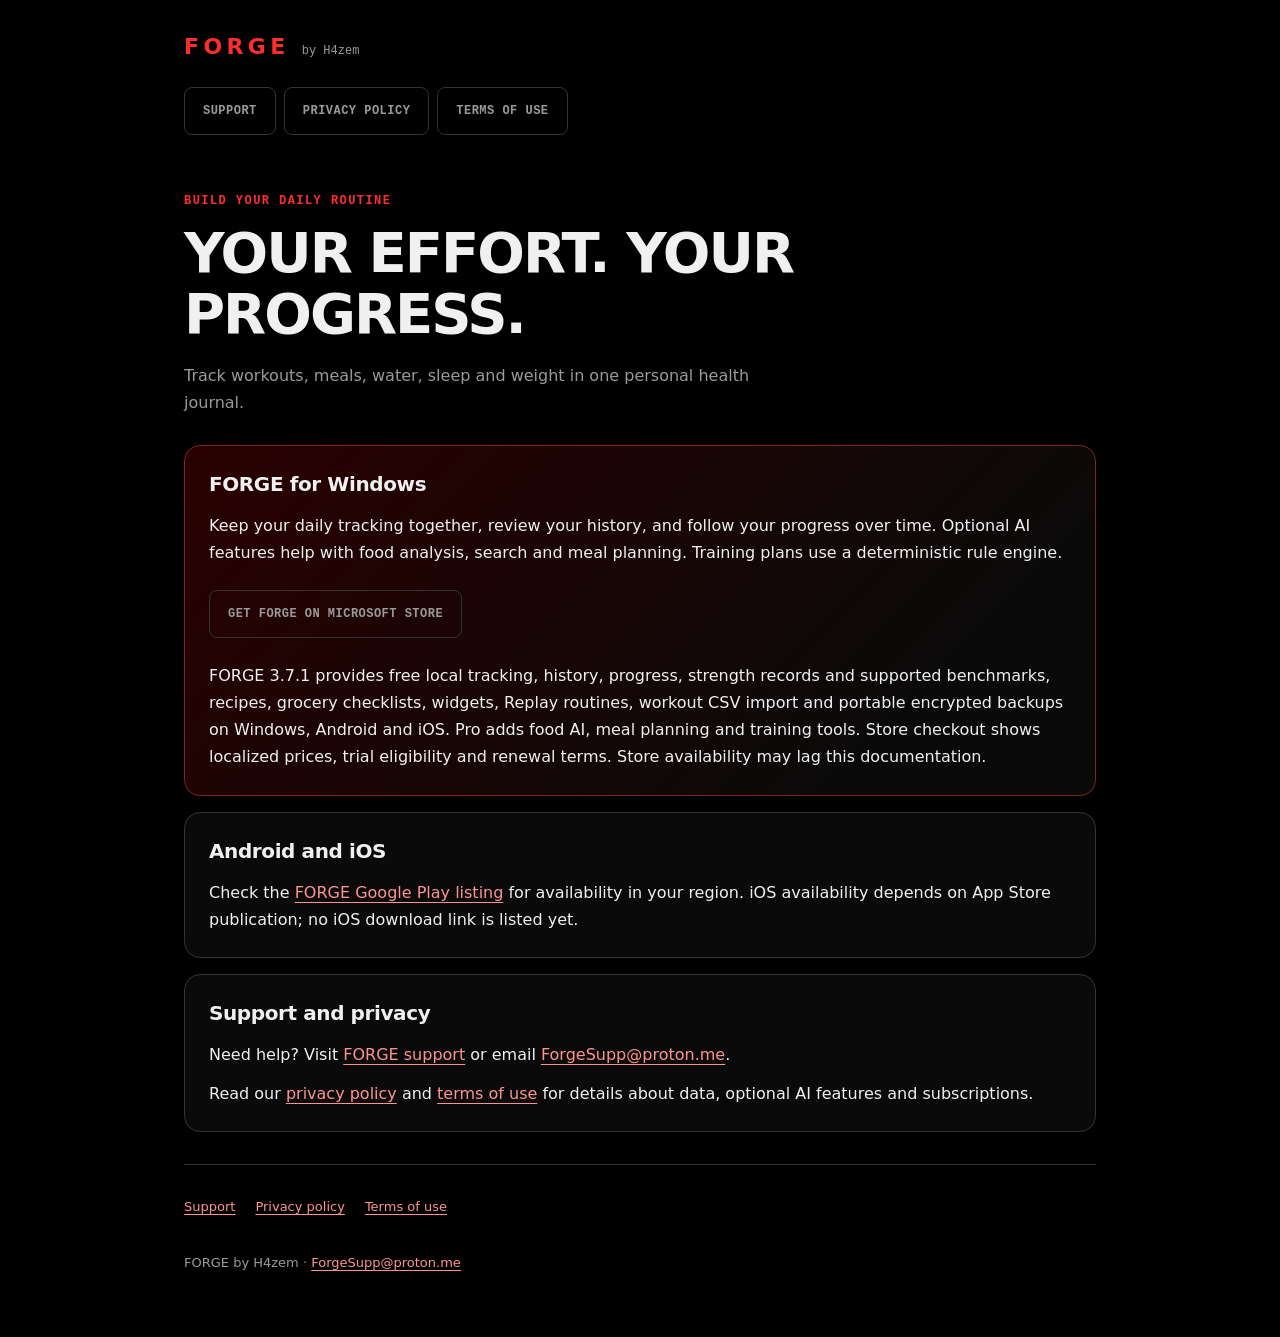
<file: index.html>
<!DOCTYPE html>
<html lang="en">
<head>
<meta charset="utf-8">
<meta name="forge-app-version" content="3.7.1">
<meta name="viewport" content="width=device-width, initial-scale=1">
<meta name="description" content="FORGE by H4zem. Track workouts, meals, water, sleep and weight in one personal health journal.">
<meta name="theme-color" content="#000000">
<title>FORGE — Your daily health journal</title>
<link rel="stylesheet" href="theme.css?v=20261029">
</head>
<body data-page="home">
<a class="skip" href="#main-content">Skip to content</a>
<header class="site-header">
<div class="brand-row"><a class="brand" href="./" aria-label="FORGE home">FORGE</a><span class="publisher">by H4zem</span></div>
<nav class="site-nav" aria-label="FORGE information"><a href="support.html">Support</a><a href="privacy.html">Privacy policy</a><a href="terms.html">Terms of use</a></nav>
<div class="hero"><p class="eyebrow">Build your daily routine</p><h1>Your effort. Your progress.</h1><p class="intro">Track workouts, meals, water, sleep and weight in one personal health journal.</p></div>
</header>
<main id="main-content">
<section class="summary" aria-labelledby="download-title">
<h2 id="download-title">FORGE for Windows</h2>
<p>Keep your daily tracking together, review your history, and follow your progress over time. Optional AI features help with food analysis, search and meal planning. Training plans use a deterministic rule engine.</p>
<nav class="site-nav" aria-label="Get FORGE"><a href="https://apps.microsoft.com/detail/9MXSRNLJG0C5">Get FORGE on Microsoft Store</a></nav>
<p>FORGE 3.7.1 provides free local tracking, history, progress, strength records and supported benchmarks, recipes, grocery checklists, widgets, Replay routines, workout CSV import and portable encrypted backups on Windows, Android and iOS. Pro adds food AI, meal planning and training tools. Store checkout shows localized prices, trial eligibility and renewal terms. Store availability may lag this documentation.</p>
</section>
<section aria-labelledby="android-title">
<h2 id="android-title">Android and iOS</h2>
<p>Check the <a href="https://play.google.com/store/apps/details?id=com.hazem.forge">FORGE Google Play listing</a> for availability in your region. iOS availability depends on App Store publication; no iOS download link is listed yet.</p>
</section>
<section aria-labelledby="help-title">
<h2 id="help-title">Support and privacy</h2>
<p>Need help? Visit <a href="support.html">FORGE support</a> or email <a href="mailto:ForgeSupp@proton.me">ForgeSupp@proton.me</a>.</p>
<p>Read our <a href="privacy.html">privacy policy</a> and <a href="terms.html">terms of use</a> for details about data, optional AI features and subscriptions.</p>
</section>
</main>
<footer><nav aria-label="More information"><a href="support.html">Support</a><a href="privacy.html">Privacy policy</a><a href="terms.html">Terms of use</a></nav><p>FORGE by H4zem · <a href="mailto:ForgeSupp@proton.me">ForgeSupp@proton.me</a></p></footer>
</body>
</html>
</file>
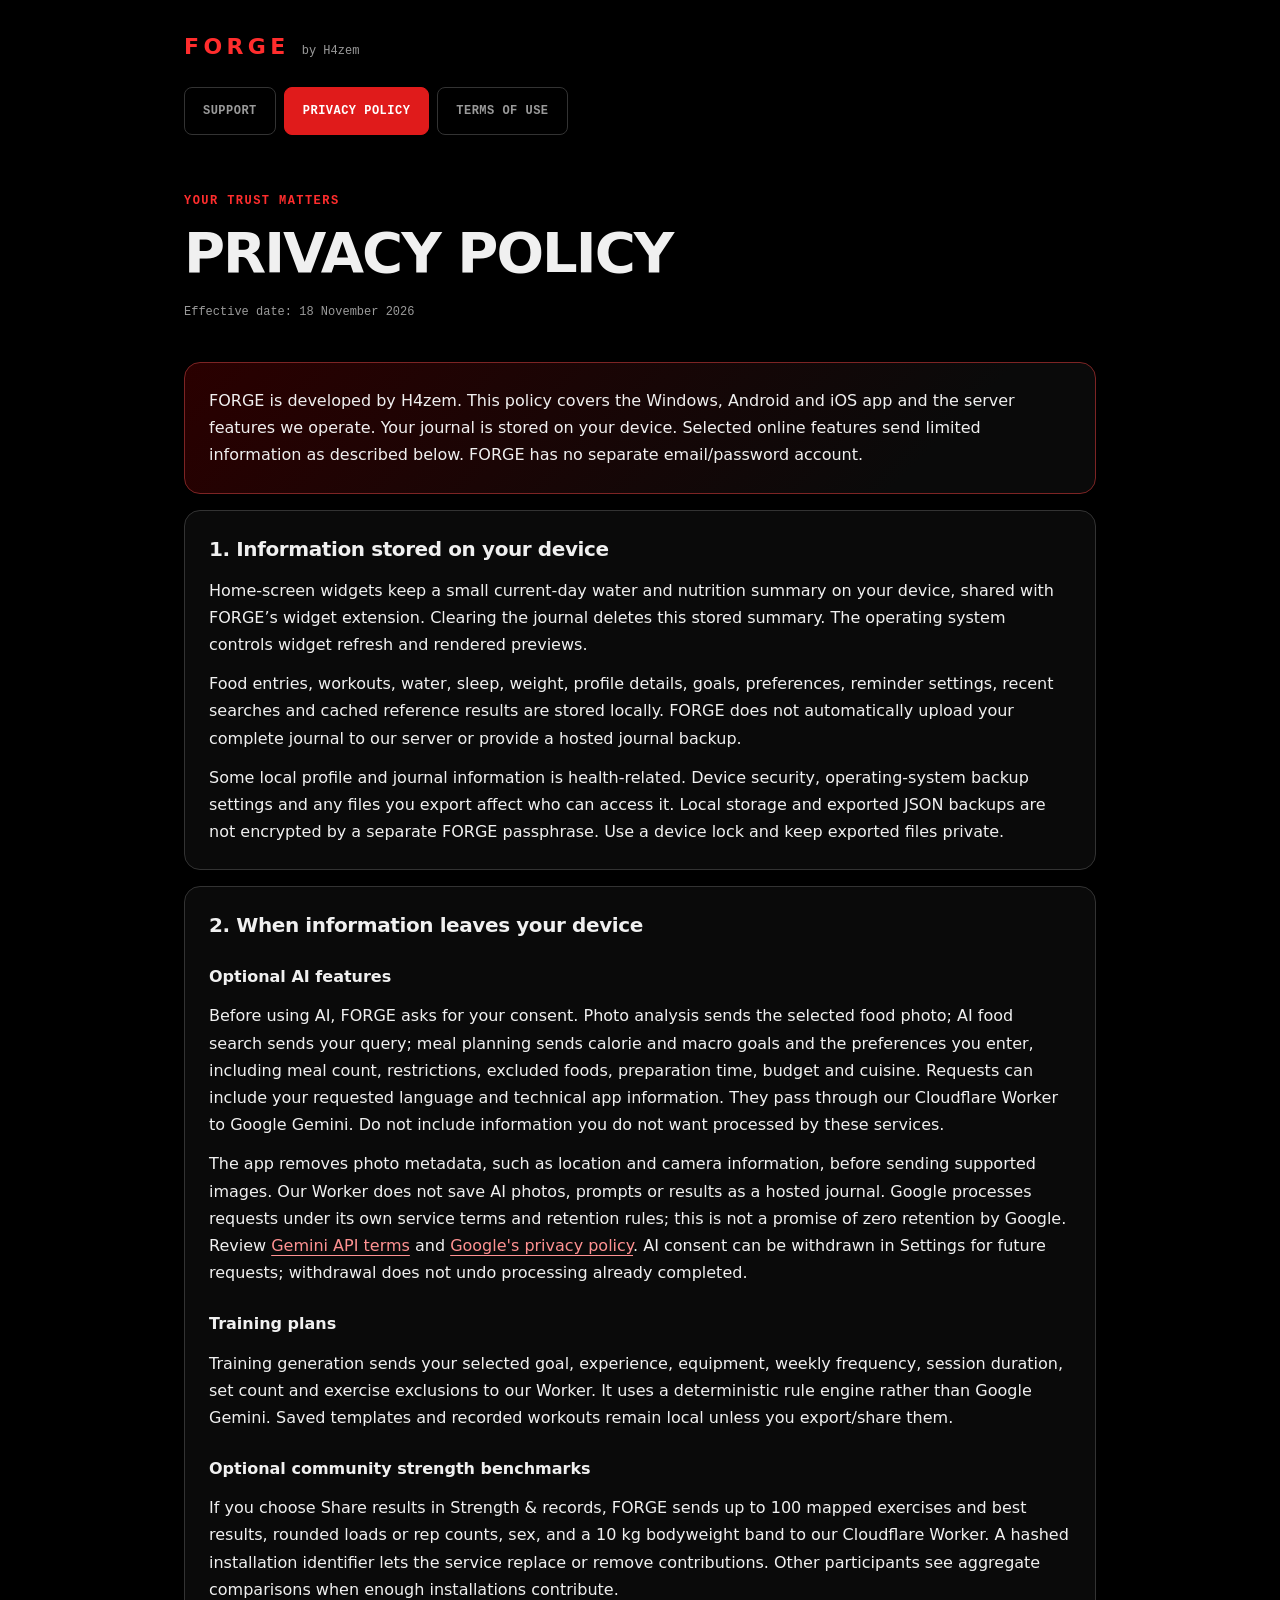
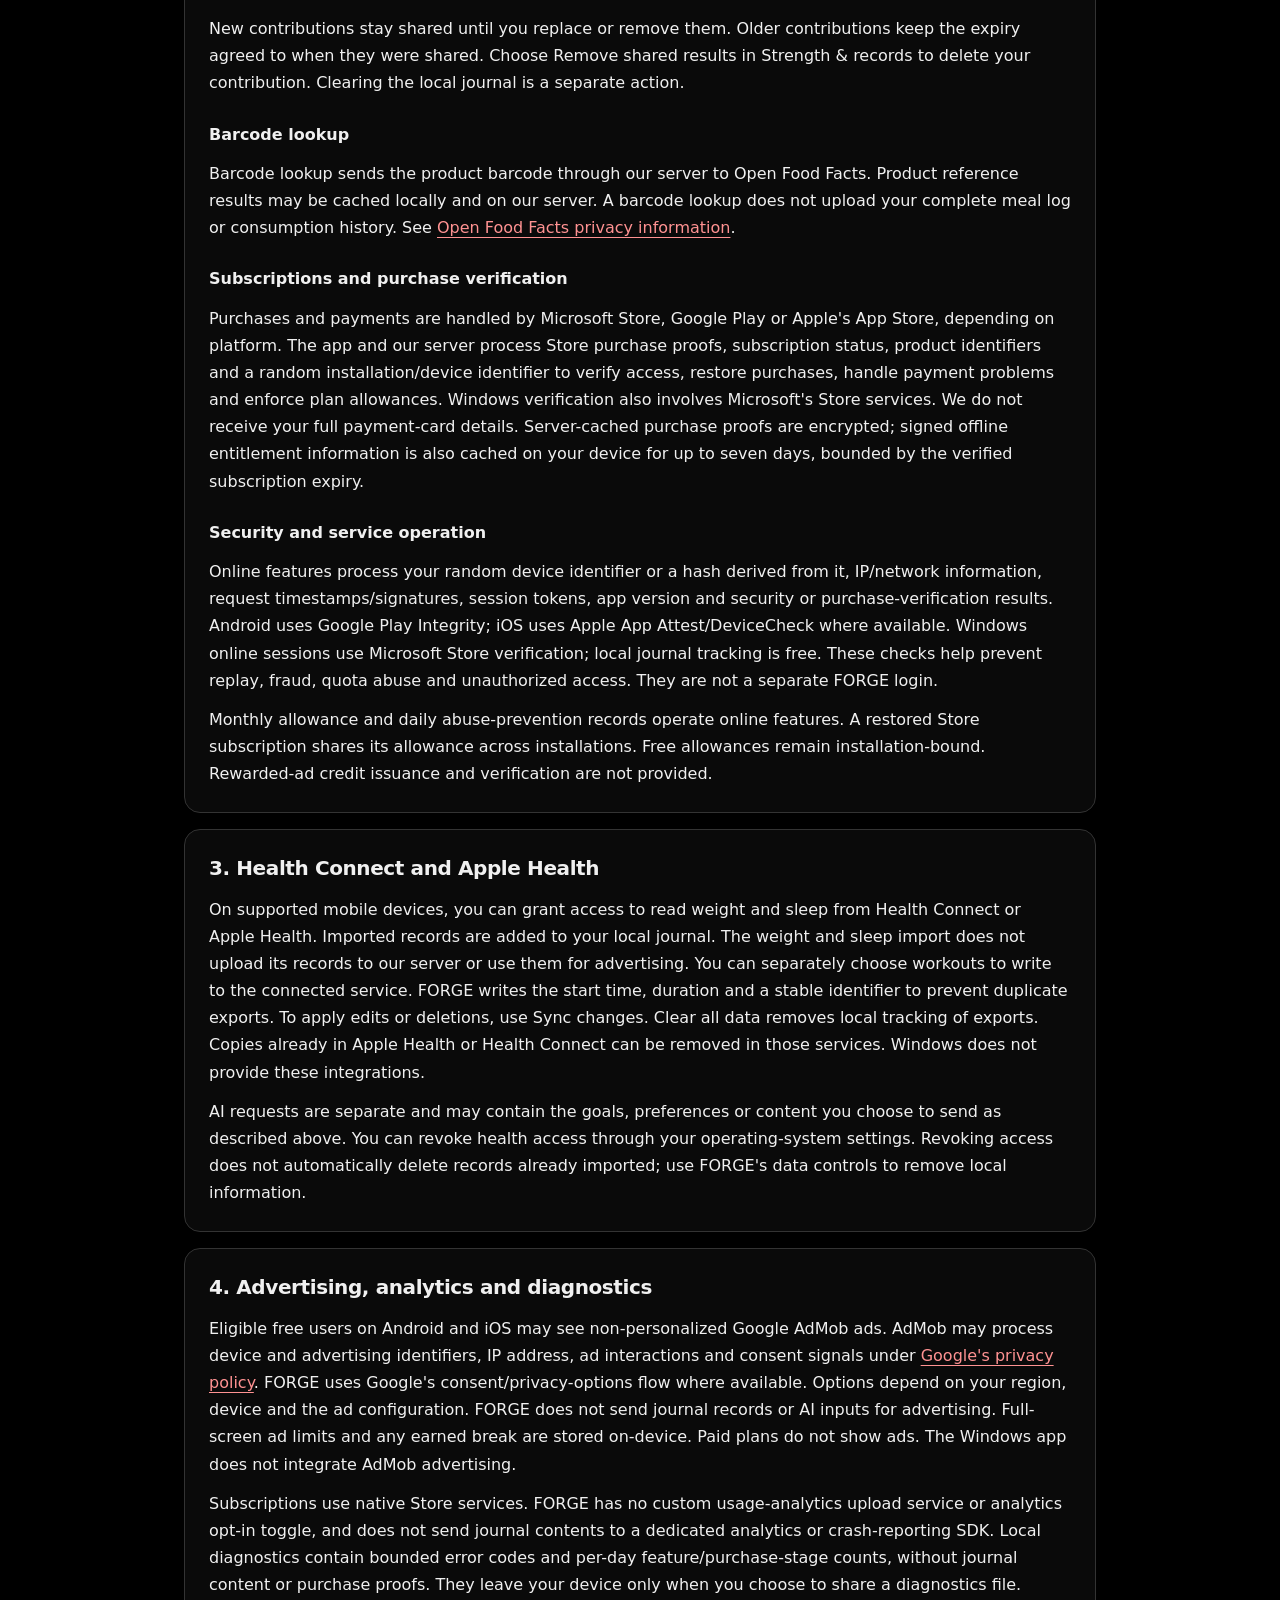
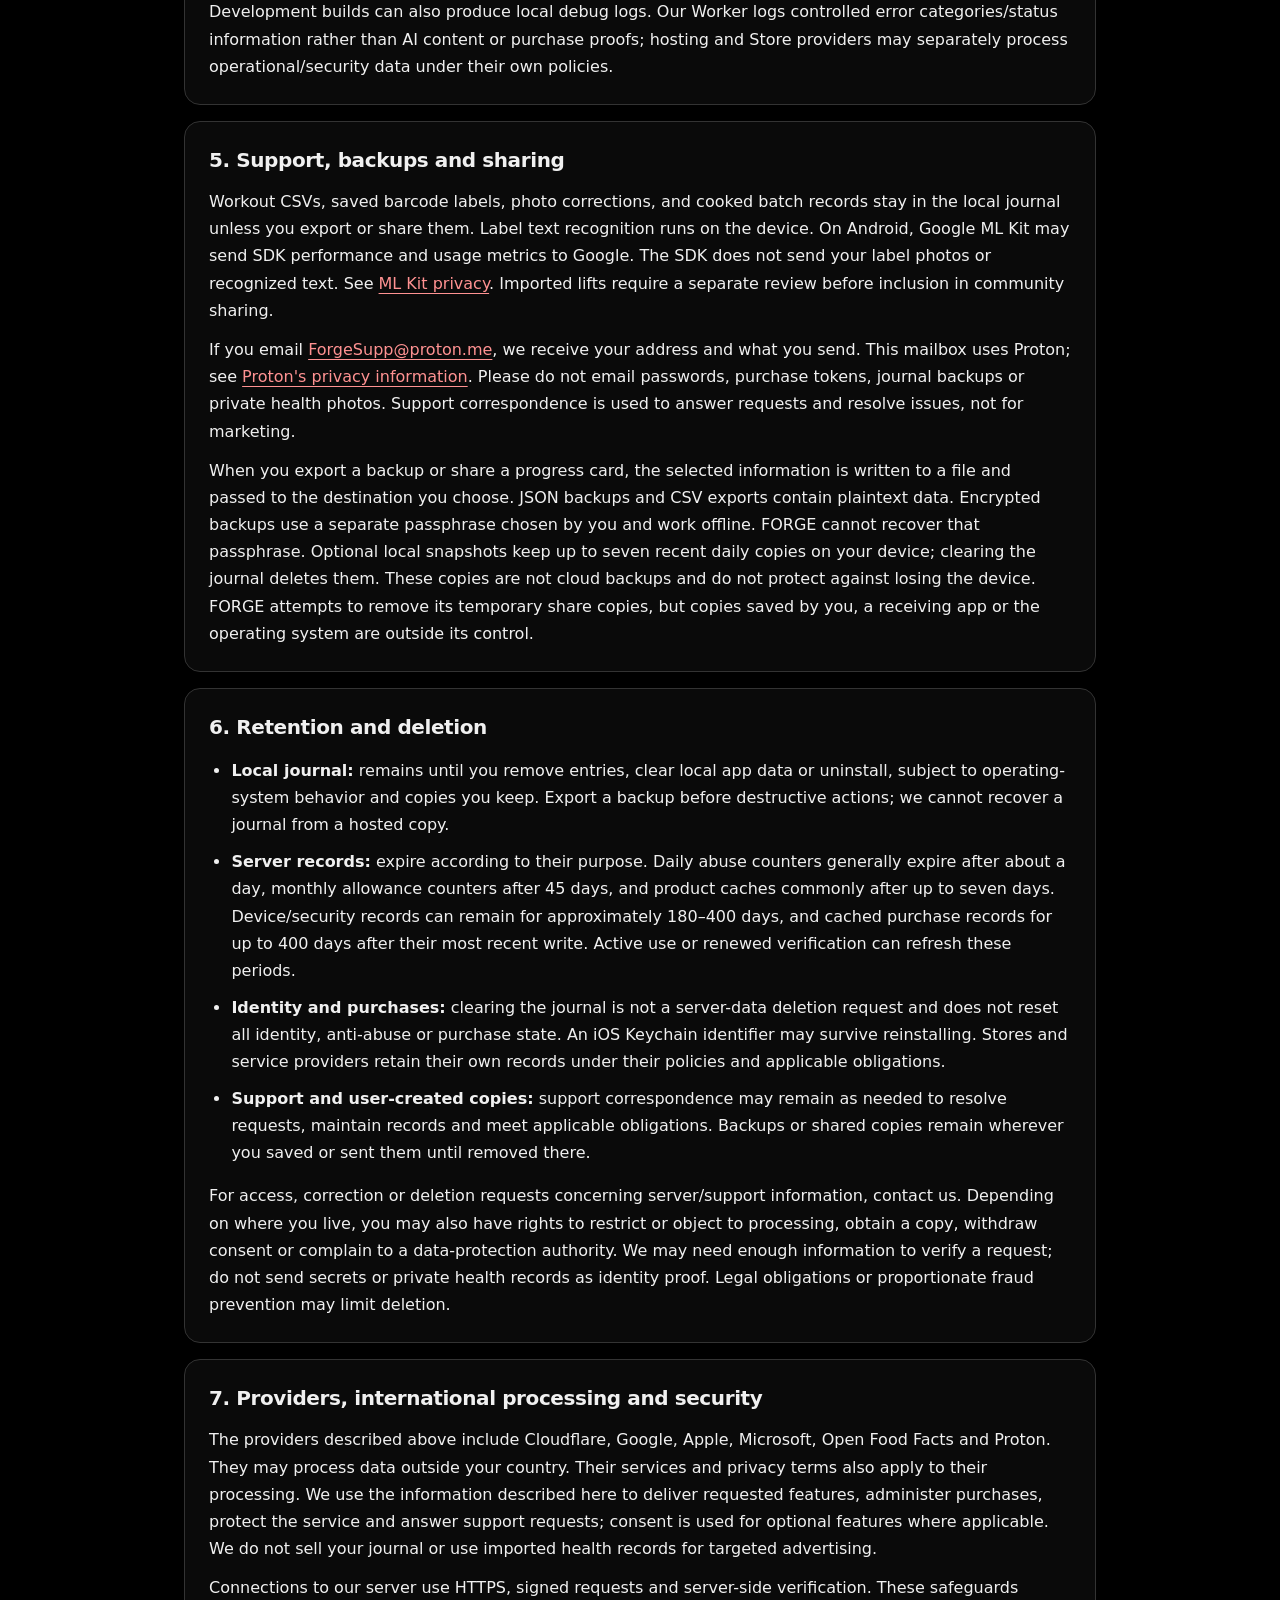
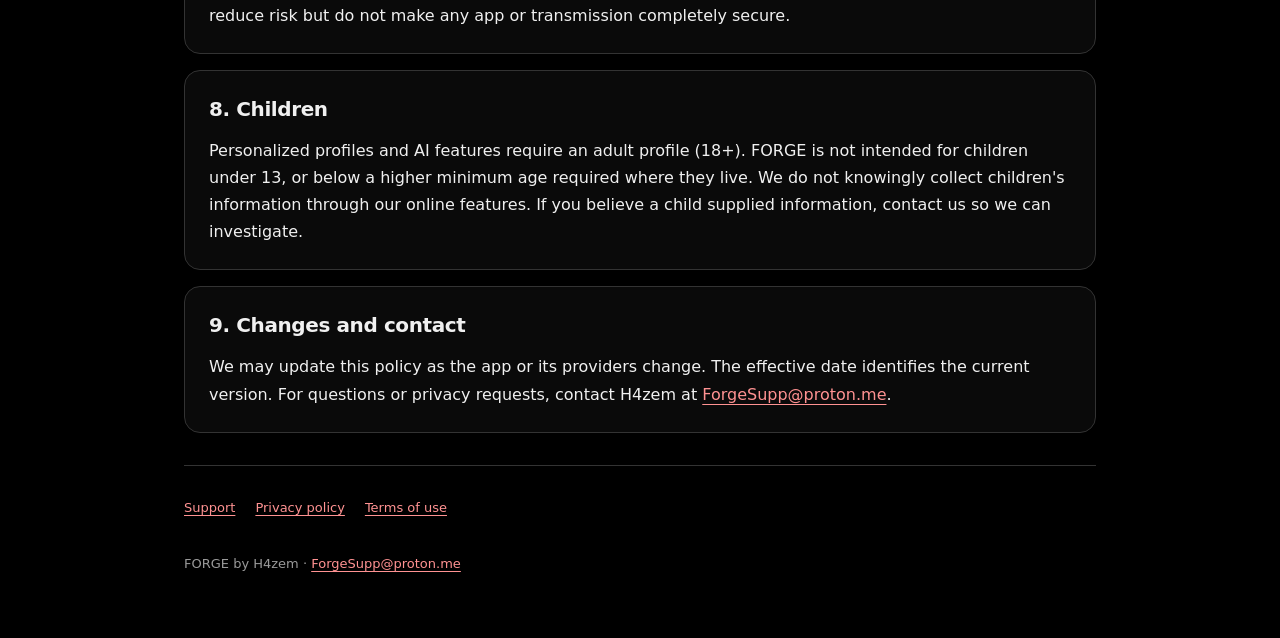
<file: privacy.html>
<!DOCTYPE html>
<html lang="en">
<head>
<meta charset="utf-8">
<meta name="forge-app-version" content="3.7.1">
<meta name="viewport" content="width=device-width, initial-scale=1">
<meta name="description" content="FORGE Privacy Policy for FORGE by H4zem, a personal wellness journal for Windows, Android and iOS.">
<title>FORGE Privacy Policy</title>
<meta name="theme-color" content="#000000">
<link rel="stylesheet" href="theme.css?v=20261029">
</head>
<body data-page="privacy">
<a class="skip" href="#main-content">Skip to content</a>
<header class="site-header">
<div class="brand-row"><a class="brand" href="./" aria-label="FORGE home">FORGE</a><span class="publisher">by H4zem</span></div>
<nav class="site-nav" aria-label="FORGE information"><a href="support.html">Support</a><a href="privacy.html" aria-current="page">Privacy policy</a><a href="terms.html">Terms of use</a></nav>
<div class="hero"><p class="eyebrow">Your trust matters</p><h1>Privacy Policy</h1><p class="meta">Effective date: 18 November 2026</p></div>
</header>
<main id="main-content">
<div class="summary"><p>FORGE is developed by H4zem. This policy covers the Windows, Android and iOS app and the server features we operate. Your journal is stored on your device. Selected online features send limited information as described below. FORGE has no separate email/password account.</p></div>
<section aria-labelledby="privacy-1">
<h2 id="privacy-1">1. Information stored on your device</h2>
<p>Home-screen widgets keep a small current-day water and nutrition summary on your device, shared with FORGE’s widget extension. Clearing the journal deletes this stored summary. The operating system controls widget refresh and rendered previews.</p>
<p>Food entries, workouts, water, sleep, weight, profile details, goals, preferences, reminder settings, recent searches and cached reference results are stored locally. FORGE does not automatically upload your complete journal to our server or provide a hosted journal backup.</p>
<p>Some local profile and journal information is health-related. Device security, operating-system backup settings and any files you export affect who can access it. Local storage and exported JSON backups are not encrypted by a separate FORGE passphrase. Use a device lock and keep exported files private.</p>
</section>
<section aria-labelledby="privacy-2">
<h2 id="privacy-2">2. When information leaves your device</h2>
<h3>Optional AI features</h3>
<p>Before using AI, FORGE asks for your consent. Photo analysis sends the selected food photo; AI food search sends your query; meal planning sends calorie and macro goals and the preferences you enter, including meal count, restrictions, excluded foods, preparation time, budget and cuisine. Requests can include your requested language and technical app information. They pass through our Cloudflare Worker to Google Gemini. Do not include information you do not want processed by these services.</p>
<p>The app removes photo metadata, such as location and camera information, before sending supported images. Our Worker does not save AI photos, prompts or results as a hosted journal. Google processes requests under its own service terms and retention rules; this is not a promise of zero retention by Google. Review <a href="https://ai.google.dev/gemini-api/terms">Gemini API terms</a> and <a href="https://policies.google.com/privacy">Google's privacy policy</a>. AI consent can be withdrawn in Settings for future requests; withdrawal does not undo processing already completed.</p>
<h3>Training plans</h3>
<p>Training generation sends your selected goal, experience, equipment, weekly frequency, session duration, set count and exercise exclusions to our Worker. It uses a deterministic rule engine rather than Google Gemini. Saved templates and recorded workouts remain local unless you export/share them.</p>
<h3>Optional community strength benchmarks</h3>
<p>If you choose Share results in Strength &amp; records, FORGE sends up to 100 mapped exercises and best results, rounded loads or rep counts, sex, and a 10 kg bodyweight band to our Cloudflare Worker. A hashed installation identifier lets the service replace or remove contributions. Other participants see aggregate comparisons when enough installations contribute.</p>
<p>New contributions stay shared until you replace or remove them. Older contributions keep the expiry agreed to when they were shared. Choose Remove shared results in Strength &amp; records to delete your contribution. Clearing the local journal is a separate action.</p>
<h3>Barcode lookup</h3>
<p>Barcode lookup sends the product barcode through our server to Open Food Facts. Product reference results may be cached locally and on our server. A barcode lookup does not upload your complete meal log or consumption history. See <a href="https://world.openfoodfacts.org/privacy">Open Food Facts privacy information</a>.</p>
<h3>Subscriptions and purchase verification</h3>
<p>Purchases and payments are handled by Microsoft Store, Google Play or Apple's App Store, depending on platform. The app and our server process Store purchase proofs, subscription status, product identifiers and a random installation/device identifier to verify access, restore purchases, handle payment problems and enforce plan allowances. Windows verification also involves Microsoft's Store services. We do not receive your full payment-card details. Server-cached purchase proofs are encrypted; signed offline entitlement information is also cached on your device for up to seven days, bounded by the verified subscription expiry.</p>
<h3>Security and service operation</h3>
<p>Online features process your random device identifier or a hash derived from it, IP/network information, request timestamps/signatures, session tokens, app version and security or purchase-verification results. Android uses Google Play Integrity; iOS uses Apple App Attest/DeviceCheck where available. Windows online sessions use Microsoft Store verification; local journal tracking is free. These checks help prevent replay, fraud, quota abuse and unauthorized access. They are not a separate FORGE login.</p>
<p>Monthly allowance and daily abuse-prevention records operate online features. A restored Store subscription shares its allowance across installations. Free allowances remain installation-bound. Rewarded-ad credit issuance and verification are not provided.</p>
</section>
<section aria-labelledby="privacy-3">
<h2 id="privacy-3">3. Health Connect and Apple Health</h2>
<p>On supported mobile devices, you can grant access to read weight and sleep from Health Connect or Apple Health. Imported records are added to your local journal. The weight and sleep import does not upload its records to our server or use them for advertising. You can separately choose workouts to write to the connected service. FORGE writes the start time, duration and a stable identifier to prevent duplicate exports. To apply edits or deletions, use Sync changes. Clear all data removes local tracking of exports. Copies already in Apple Health or Health Connect can be removed in those services. Windows does not provide these integrations.</p>
<p>AI requests are separate and may contain the goals, preferences or content you choose to send as described above. You can revoke health access through your operating-system settings. Revoking access does not automatically delete records already imported; use FORGE's data controls to remove local information.</p>
</section>
<section aria-labelledby="privacy-4">
<h2 id="privacy-4">4. Advertising, analytics and diagnostics</h2>
<p>Eligible free users on Android and iOS may see non-personalized Google AdMob ads. AdMob may process device and advertising identifiers, IP address, ad interactions and consent signals under <a href="https://policies.google.com/privacy">Google's privacy policy</a>. FORGE uses Google's consent/privacy-options flow where available. Options depend on your region, device and the ad configuration. FORGE does not send journal records or AI inputs for advertising. Full-screen ad limits and any earned break are stored on-device. Paid plans do not show ads. The Windows app does not integrate AdMob advertising.</p>
<p>Subscriptions use native Store services. FORGE has no custom usage-analytics upload service or analytics opt-in toggle, and does not send journal contents to a dedicated analytics or crash-reporting SDK. Local diagnostics contain bounded error codes and per-day feature/purchase-stage counts, without journal content or purchase proofs. They leave your device only when you choose to share a diagnostics file. Development builds can also produce local debug logs. Our Worker logs controlled error categories/status information rather than AI content or purchase proofs; hosting and Store providers may separately process operational/security data under their own policies.</p>
</section>
<section aria-labelledby="privacy-5">
<h2 id="privacy-5">5. Support, backups and sharing</h2>
<p>Workout CSVs, saved barcode labels, photo corrections, and cooked batch records stay in the local journal unless you export or share them. Label text recognition runs on the device. On Android, Google ML Kit may send SDK performance and usage metrics to Google. The SDK does not send your label photos or recognized text. See <a href="https://developers.google.com/ml-kit/terms">ML Kit privacy</a>. Imported lifts require a separate review before inclusion in community sharing.</p>
<p>If you email <a href="mailto:ForgeSupp@proton.me">ForgeSupp@proton.me</a>, we receive your address and what you send. This mailbox uses Proton; see <a href="https://proton.me/legal/privacy">Proton's privacy information</a>. Please do not email passwords, purchase tokens, journal backups or private health photos. Support correspondence is used to answer requests and resolve issues, not for marketing.</p>
<p>When you export a backup or share a progress card, the selected information is written to a file and passed to the destination you choose. JSON backups and CSV exports contain plaintext data. Encrypted backups use a separate passphrase chosen by you and work offline. FORGE cannot recover that passphrase. Optional local snapshots keep up to seven recent daily copies on your device; clearing the journal deletes them. These copies are not cloud backups and do not protect against losing the device. FORGE attempts to remove its temporary share copies, but copies saved by you, a receiving app or the operating system are outside its control.</p>
</section>
<section aria-labelledby="privacy-6">
<h2 id="privacy-6">6. Retention and deletion</h2>
<ul>
<li><strong>Local journal:</strong> remains until you remove entries, clear local app data or uninstall, subject to operating-system behavior and copies you keep. Export a backup before destructive actions; we cannot recover a journal from a hosted copy.</li>
<li><strong>Server records:</strong> expire according to their purpose. Daily abuse counters generally expire after about a day, monthly allowance counters after 45 days, and product caches commonly after up to seven days. Device/security records can remain for approximately 180–400 days, and cached purchase records for up to 400 days after their most recent write. Active use or renewed verification can refresh these periods.</li>
<li><strong>Identity and purchases:</strong> clearing the journal is not a server-data deletion request and does not reset all identity, anti-abuse or purchase state. An iOS Keychain identifier may survive reinstalling. Stores and service providers retain their own records under their policies and applicable obligations.</li>
<li><strong>Support and user-created copies:</strong> support correspondence may remain as needed to resolve requests, maintain records and meet applicable obligations. Backups or shared copies remain wherever you saved or sent them until removed there.</li>
</ul>
<p>For access, correction or deletion requests concerning server/support information, contact us. Depending on where you live, you may also have rights to restrict or object to processing, obtain a copy, withdraw consent or complain to a data-protection authority. We may need enough information to verify a request; do not send secrets or private health records as identity proof. Legal obligations or proportionate fraud prevention may limit deletion.</p>
</section>
<section aria-labelledby="privacy-7">
<h2 id="privacy-7">7. Providers, international processing and security</h2>
<p>The providers described above include Cloudflare, Google, Apple, Microsoft, Open Food Facts and Proton. They may process data outside your country. Their services and privacy terms also apply to their processing. We use the information described here to deliver requested features, administer purchases, protect the service and answer support requests; consent is used for optional features where applicable. We do not sell your journal or use imported health records for targeted advertising.</p>
<p>Connections to our server use HTTPS, signed requests and server-side verification. These safeguards reduce risk but do not make any app or transmission completely secure.</p>
</section>
<section aria-labelledby="privacy-8">
<h2 id="privacy-8">8. Children</h2>
<p>Personalized profiles and AI features require an adult profile (18+). FORGE is not intended for children under 13, or below a higher minimum age required where they live. We do not knowingly collect children's information through our online features. If you believe a child supplied information, contact us so we can investigate.</p>
</section>
<section aria-labelledby="privacy-9">
<h2 id="privacy-9">9. Changes and contact</h2>
<p>We may update this policy as the app or its providers change. The effective date identifies the current version. For questions or privacy requests, contact H4zem at <a href="mailto:ForgeSupp@proton.me">ForgeSupp@proton.me</a>.</p>
</section>
</main>
<footer><nav aria-label="More information"><a href="support.html">Support</a><a href="privacy.html">Privacy policy</a><a href="terms.html">Terms of use</a></nav><p>FORGE by H4zem · <a href="mailto:ForgeSupp@proton.me">ForgeSupp@proton.me</a></p></footer>
</body>
</html>
</file>
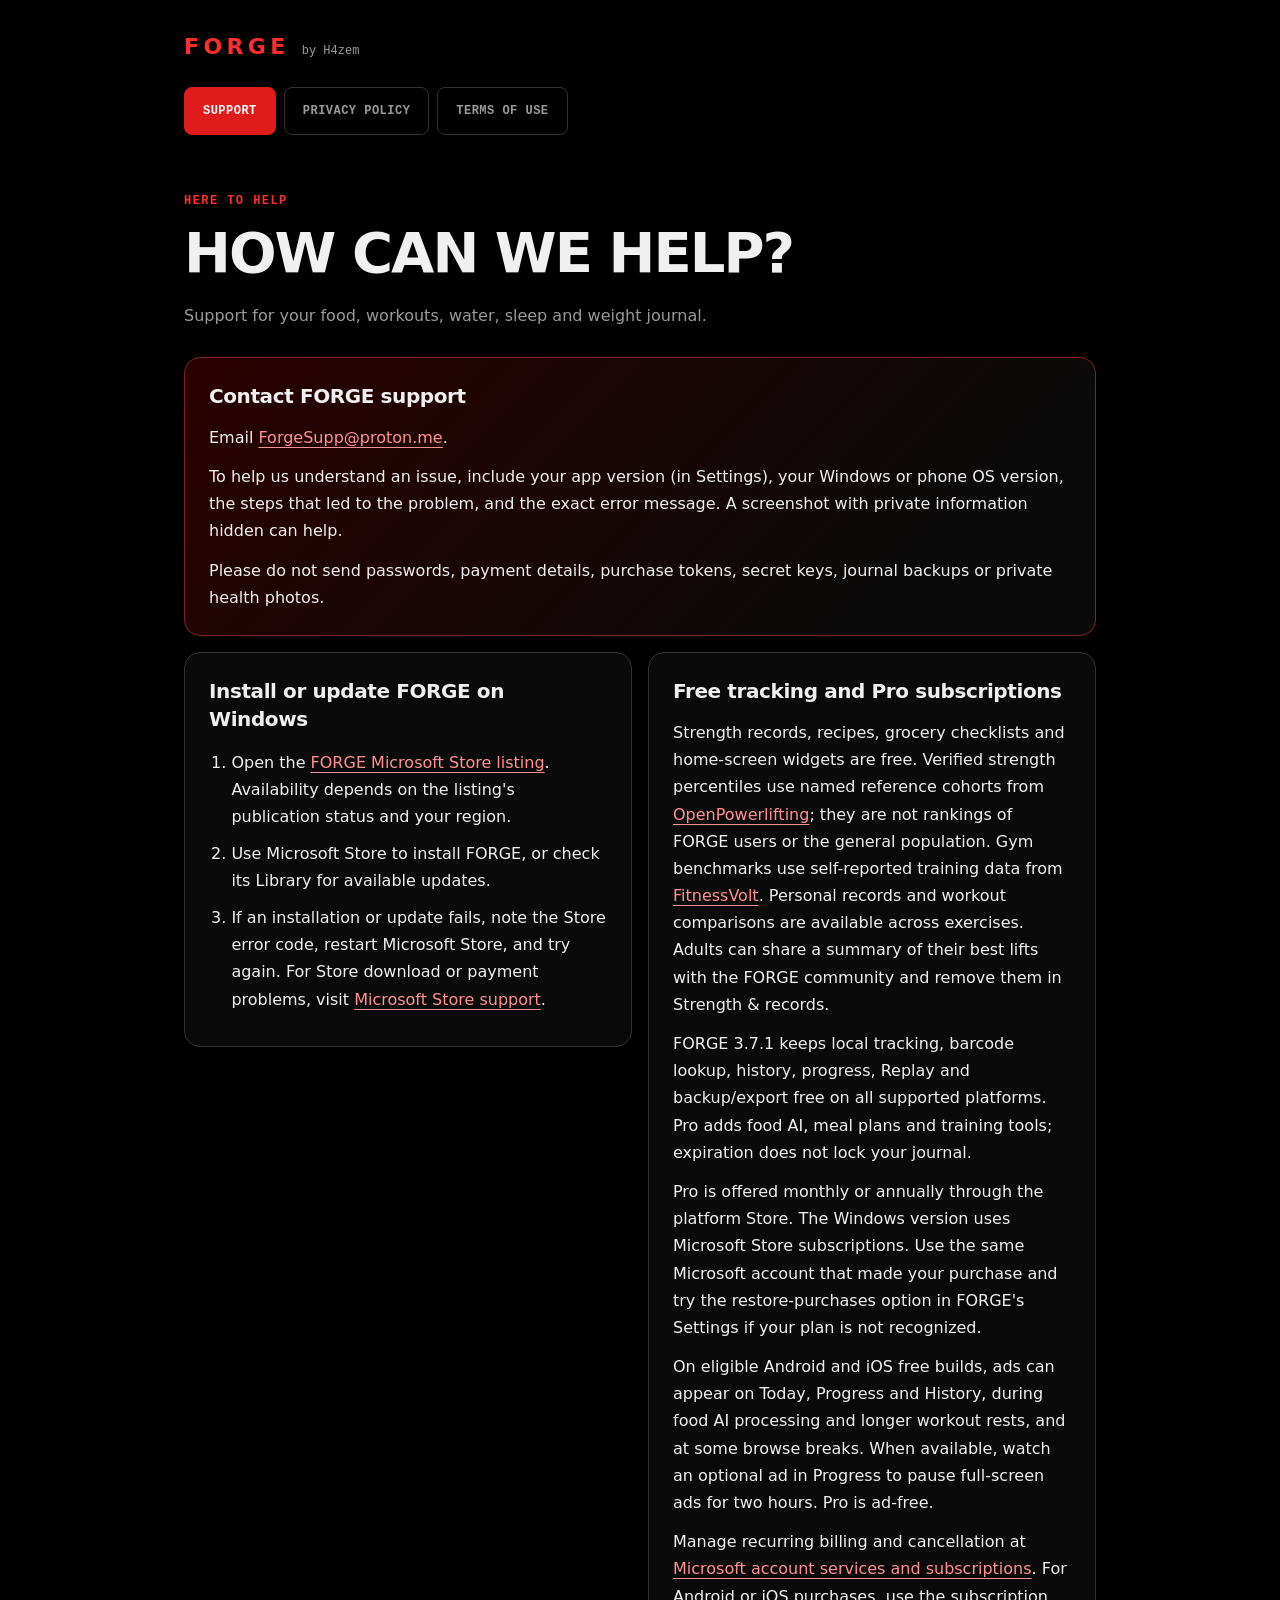
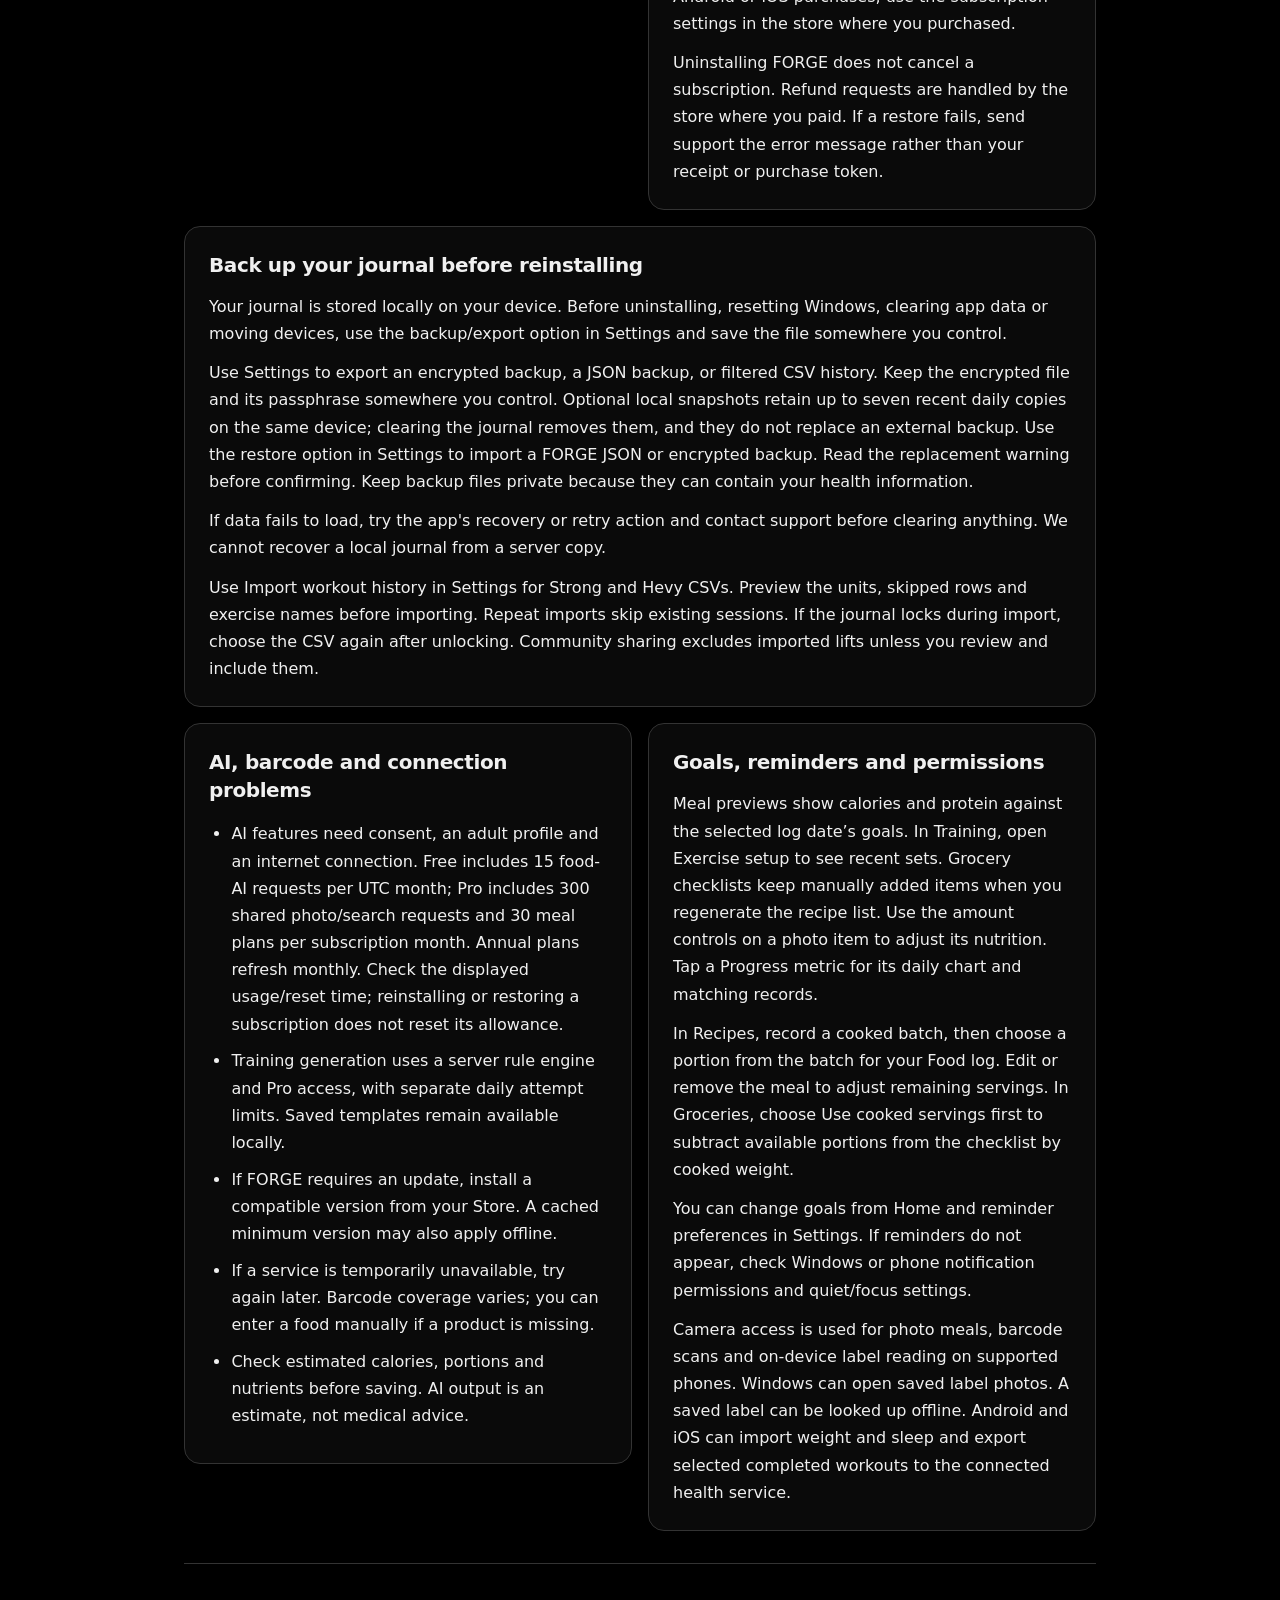
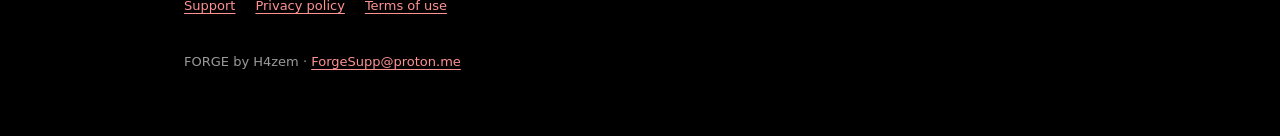
<file: support.html>
<!DOCTYPE html>
<html lang="en">
<head>
<meta charset="utf-8">
<meta name="forge-app-version" content="3.7.1">
<meta name="viewport" content="width=device-width, initial-scale=1">
<meta name="description" content="Help with FORGE installation, subscriptions, backups and food, water, workout, sleep and weight tracking.">
<title>FORGE Support</title>
<meta name="theme-color" content="#000000">
<link rel="stylesheet" href="theme.css?v=20261029">
</head>
<body data-page="support">
<a class="skip" href="#main-content">Skip to content</a>
<header class="site-header">
<div class="brand-row"><a class="brand" href="./" aria-label="FORGE home">FORGE</a><span class="publisher">by H4zem</span></div>
<nav class="site-nav" aria-label="FORGE information"><a href="support.html" aria-current="page">Support</a><a href="privacy.html">Privacy policy</a><a href="terms.html">Terms of use</a></nav>
<div class="hero"><p class="eyebrow">Here to help</p><h1>How can we help?</h1><p class="intro">Support for your food, workouts, water, sleep and weight journal.</p></div>
</header>
<main id="main-content">
<section class="contact-card" id="contact" aria-labelledby="contact-title">
<h2 id="contact-title">Contact FORGE support</h2>
<p>Email <a href="mailto:ForgeSupp@proton.me">ForgeSupp@proton.me</a>.</p>
<p>To help us understand an issue, include your app version (in Settings), your Windows or phone OS version, the steps that led to the problem, and the exact error message. A screenshot with private information hidden can help.</p>
<p>Please do not send passwords, payment details, purchase tokens, secret keys, journal backups or private health photos.</p>
</section>
<section aria-labelledby="start-title">
<h2 id="start-title">Install or update FORGE on Windows</h2>
<ol>
<li>Open the <a href="https://apps.microsoft.com/detail/9MXSRNLJG0C5">FORGE Microsoft Store listing</a>. Availability depends on the listing's publication status and your region.</li>
<li>Use Microsoft Store to install FORGE, or check its Library for available updates.</li>
<li>If an installation or update fails, note the Store error code, restart Microsoft Store, and try again. For Store download or payment problems, visit <a href="https://support.microsoft.com/microsoft-store">Microsoft Store support</a>.</li>
</ol>
</section>
<section id="subscriptions" aria-labelledby="subscriptions-title">
<h2 id="subscriptions-title">Free tracking and Pro subscriptions</h2>
<p>Strength records, recipes, grocery checklists and home-screen widgets are free. Verified strength percentiles use named reference cohorts from <a href="https://openpowerlifting.gitlab.io/opl-csv/">OpenPowerlifting</a>; they are not rankings of FORGE users or the general population. Gym benchmarks use self-reported training data from <a href="https://fitnessvolt.com/strength-standards/">FitnessVolt</a>. Personal records and workout comparisons are available across exercises. Adults can share a summary of their best lifts with the FORGE community and remove them in Strength &amp; records.</p>
<p>FORGE 3.7.1 keeps local tracking, barcode lookup, history, progress, Replay and backup/export free on all supported platforms. Pro adds food AI, meal plans and training tools; expiration does not lock your journal.</p>
<p>Pro is offered monthly or annually through the platform Store. The Windows version uses Microsoft Store subscriptions. Use the same Microsoft account that made your purchase and try the restore-purchases option in FORGE's Settings if your plan is not recognized.</p>
<p>On eligible Android and iOS free builds, ads can appear on Today, Progress and History, during food AI processing and longer workout rests, and at some browse breaks. When available, watch an optional ad in Progress to pause full-screen ads for two hours. Pro is ad-free.</p>
<p>Manage recurring billing and cancellation at <a href="https://account.microsoft.com/services">Microsoft account services and subscriptions</a>. For Android or iOS purchases, use the subscription settings in the store where you purchased.</p>
<p>Uninstalling FORGE does not cancel a subscription. Refund requests are handled by the store where you paid. If a restore fails, send support the error message rather than your receipt or purchase token.</p>
</section>
<section id="data" aria-labelledby="data-title">
<h2 id="data-title">Back up your journal before reinstalling</h2>
<p>Your journal is stored locally on your device. Before uninstalling, resetting Windows, clearing app data or moving devices, use the backup/export option in Settings and save the file somewhere you control.</p>
<p>Use Settings to export an encrypted backup, a JSON backup, or filtered CSV history. Keep the encrypted file and its passphrase somewhere you control. Optional local snapshots retain up to seven recent daily copies on the same device; clearing the journal removes them, and they do not replace an external backup. Use the restore option in Settings to import a FORGE JSON or encrypted backup. Read the replacement warning before confirming. Keep backup files private because they can contain your health information.</p>
<p>If data fails to load, try the app's recovery or retry action and contact support before clearing anything. We cannot recover a local journal from a server copy.</p>
<p>Use Import workout history in Settings for Strong and Hevy CSVs. Preview the units, skipped rows and exercise names before importing. Repeat imports skip existing sessions. If the journal locks during import, choose the CSV again after unlocking. Community sharing excludes imported lifts unless you review and include them.</p>
</section>
<section aria-labelledby="features-title">
<h2 id="features-title">AI, barcode and connection problems</h2>
<ul>
<li>AI features need consent, an adult profile and an internet connection. Free includes 15 food-AI requests per UTC month; Pro includes 300 shared photo/search requests and 30 meal plans per subscription month. Annual plans refresh monthly. Check the displayed usage/reset time; reinstalling or restoring a subscription does not reset its allowance.</li>
<li>Training generation uses a server rule engine and Pro access, with separate daily attempt limits. Saved templates remain available locally.</li>
<li>If FORGE requires an update, install a compatible version from your Store. A cached minimum version may also apply offline.</li>
<li>If a service is temporarily unavailable, try again later. Barcode coverage varies; you can enter a food manually if a product is missing.</li>
<li>Check estimated calories, portions and nutrients before saving. AI output is an estimate, not medical advice.</li>
</ul>
</section>
<section aria-labelledby="tracking-title">
<h2 id="tracking-title">Goals, reminders and permissions</h2>
<p>Meal previews show calories and protein against the selected log date’s goals. In Training, open Exercise setup to see recent sets. Grocery checklists keep manually added items when you regenerate the recipe list. Use the amount controls on a photo item to adjust its nutrition. Tap a Progress metric for its daily chart and matching records.</p>
<p>In Recipes, record a cooked batch, then choose a portion from the batch for your Food log. Edit or remove the meal to adjust remaining servings. In Groceries, choose Use cooked servings first to subtract available portions from the checklist by cooked weight.</p>
<p>You can change goals from Home and reminder preferences in Settings. If reminders do not appear, check Windows or phone notification permissions and quiet/focus settings.</p>
<p>Camera access is used for photo meals, barcode scans and on-device label reading on supported phones. Windows can open saved label photos. A saved label can be looked up offline. Android and iOS can import weight and sleep and export selected completed workouts to the connected health service.</p>
</section>
</main>
<footer><nav aria-label="More information"><a href="support.html">Support</a><a href="privacy.html">Privacy policy</a><a href="terms.html">Terms of use</a></nav><p>FORGE by H4zem · <a href="mailto:ForgeSupp@proton.me">ForgeSupp@proton.me</a></p></footer>
</body>
</html>
</file>
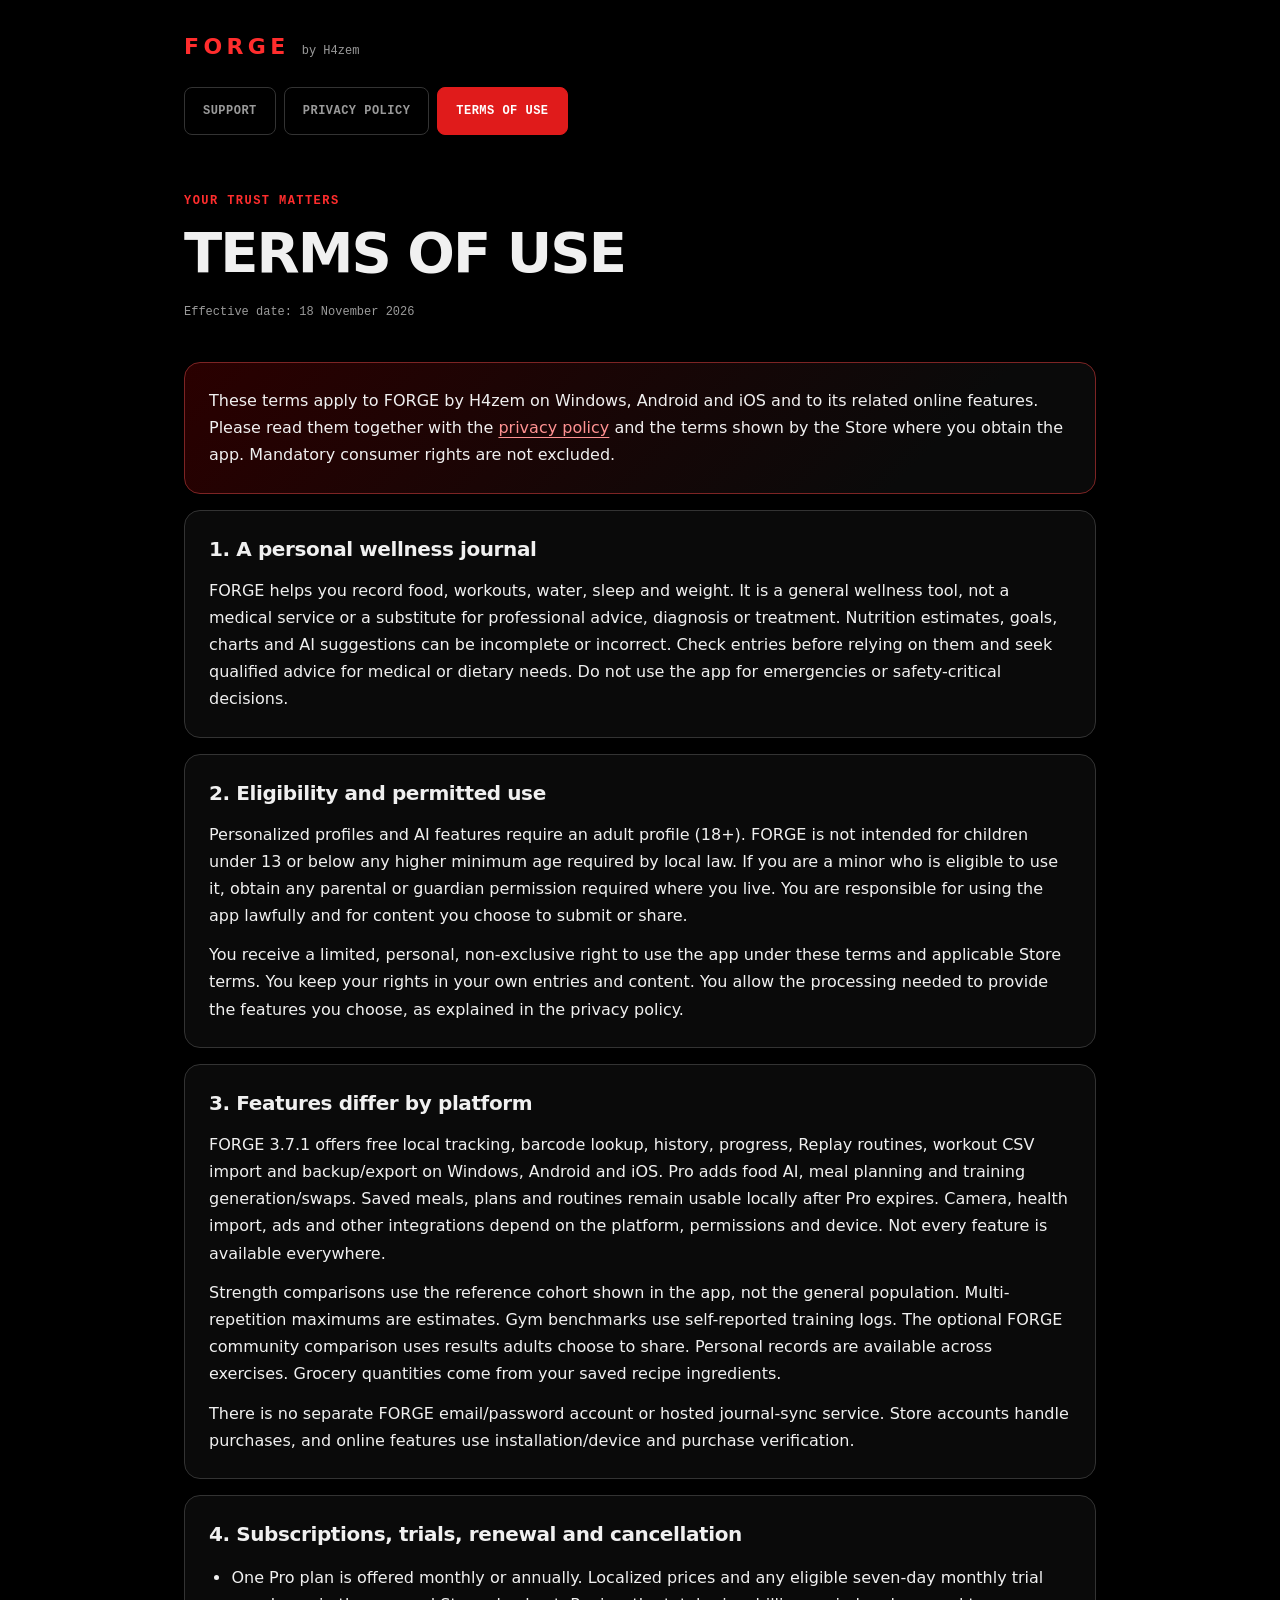
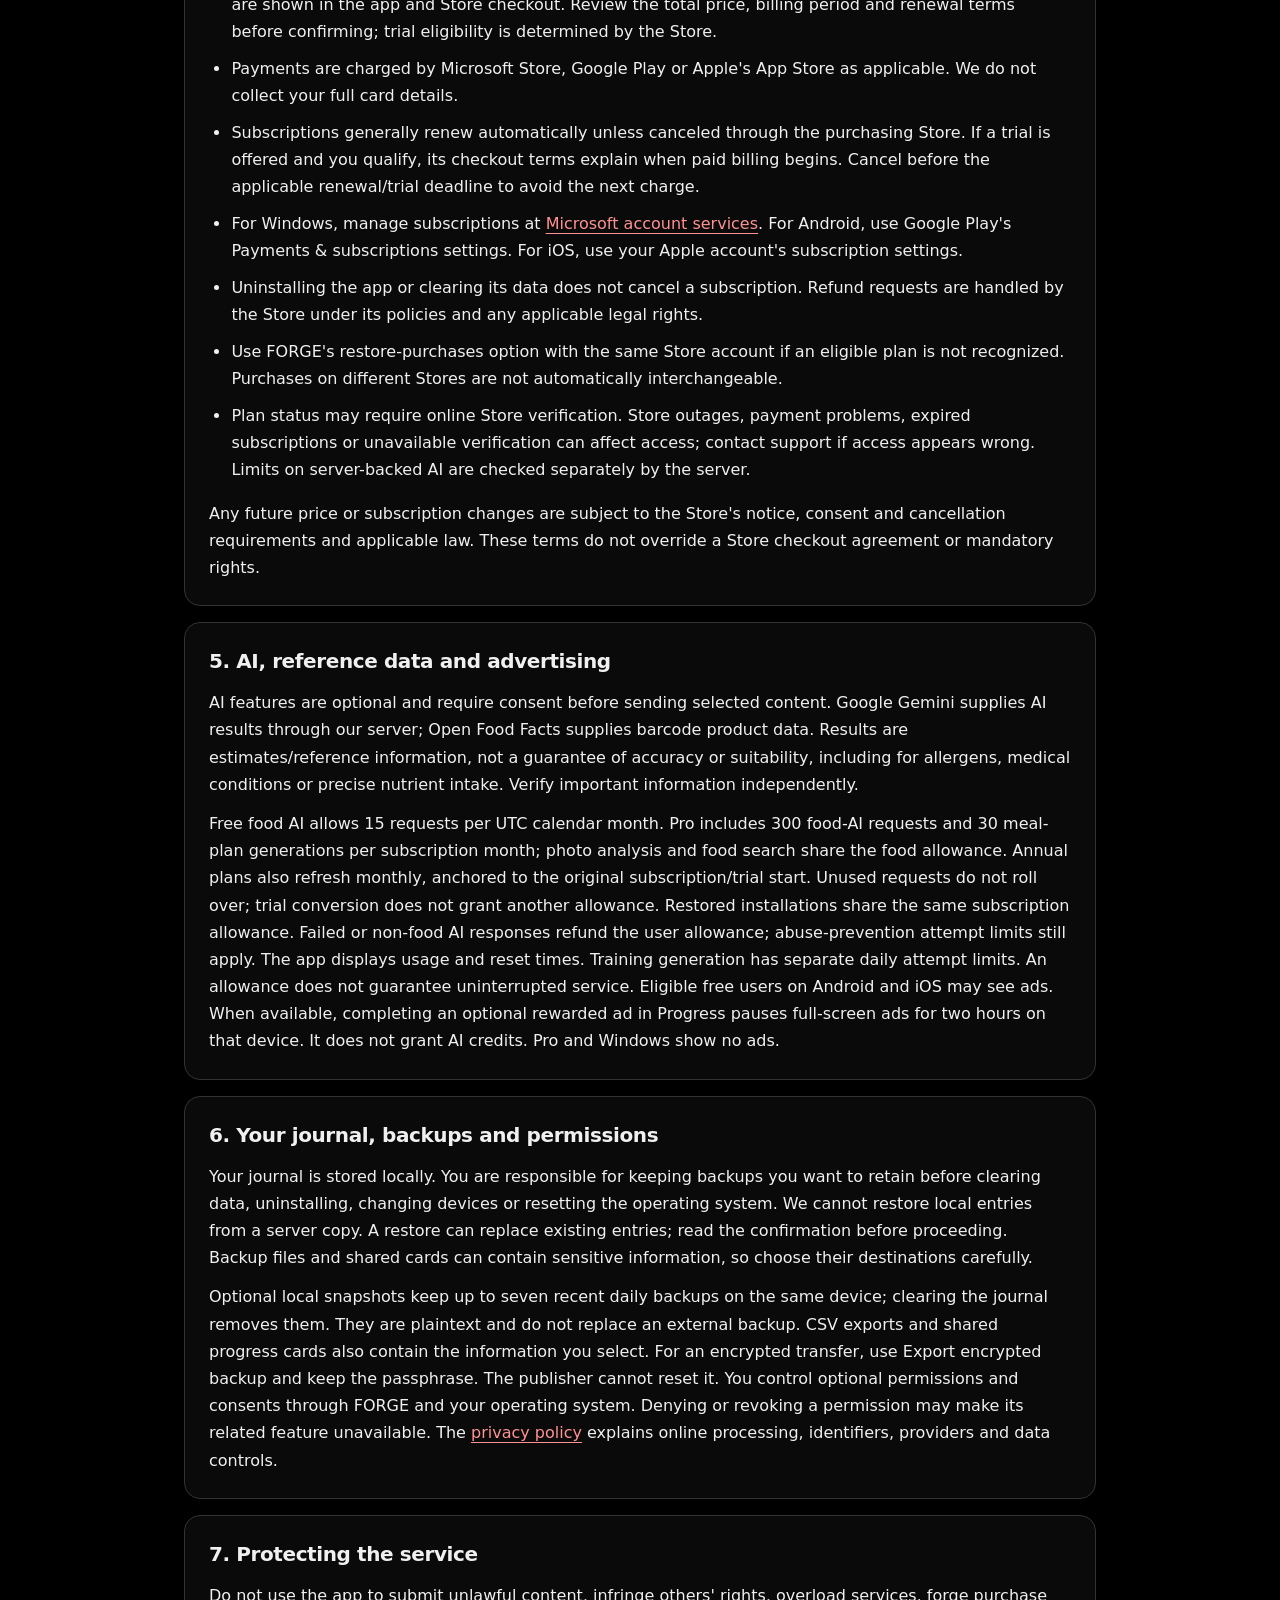
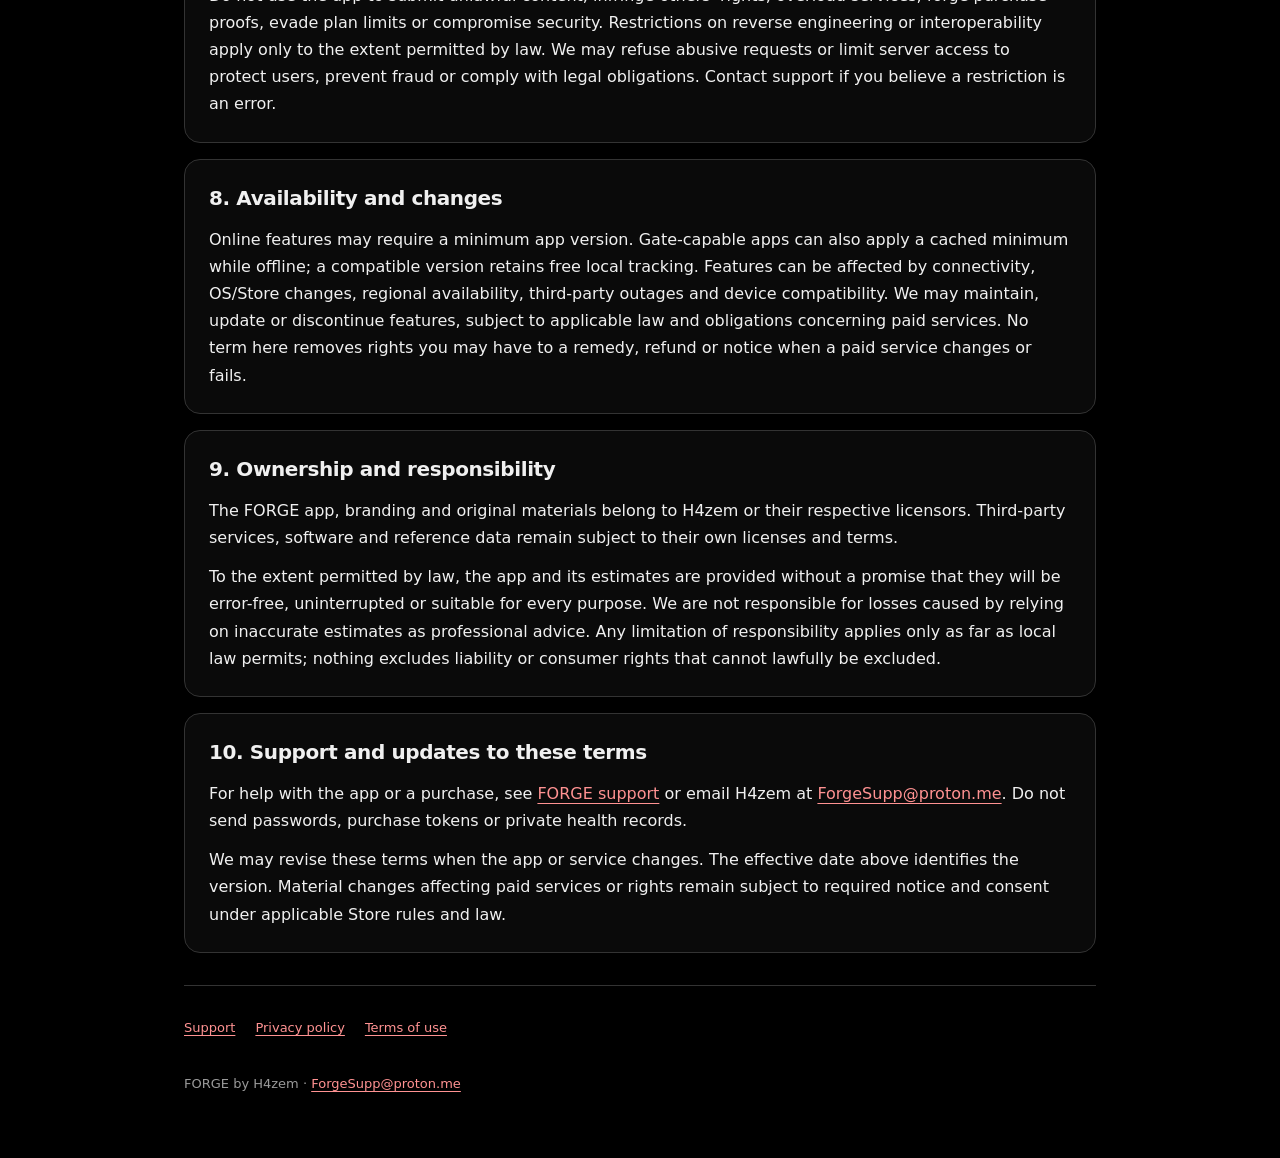
<file: terms.html>
<!DOCTYPE html>
<html lang="en">
<head>
<meta charset="utf-8">
<meta name="forge-app-version" content="3.7.1">
<meta name="viewport" content="width=device-width, initial-scale=1">
<meta name="description" content="FORGE Terms of Use for FORGE by H4zem, a personal wellness journal for Windows, Android and iOS.">
<title>FORGE Terms of Use</title>
<meta name="theme-color" content="#000000">
<link rel="stylesheet" href="theme.css?v=20261029">
</head>
<body data-page="terms">
<a class="skip" href="#main-content">Skip to content</a>
<header class="site-header">
<div class="brand-row"><a class="brand" href="./" aria-label="FORGE home">FORGE</a><span class="publisher">by H4zem</span></div>
<nav class="site-nav" aria-label="FORGE information"><a href="support.html">Support</a><a href="privacy.html">Privacy policy</a><a href="terms.html" aria-current="page">Terms of use</a></nav>
<div class="hero"><p class="eyebrow">Your trust matters</p><h1>Terms of Use</h1><p class="meta">Effective date: 18 November 2026</p></div>
</header>
<main id="main-content">
<div class="summary"><p>These terms apply to FORGE by H4zem on Windows, Android and iOS and to its related online features. Please read them together with the <a href="privacy.html">privacy policy</a> and the terms shown by the Store where you obtain the app. Mandatory consumer rights are not excluded.</p></div>
<section aria-labelledby="terms-1">
<h2 id="terms-1">1. A personal wellness journal</h2>
<p>FORGE helps you record food, workouts, water, sleep and weight. It is a general wellness tool, not a medical service or a substitute for professional advice, diagnosis or treatment. Nutrition estimates, goals, charts and AI suggestions can be incomplete or incorrect. Check entries before relying on them and seek qualified advice for medical or dietary needs. Do not use the app for emergencies or safety-critical decisions.</p>
</section>
<section aria-labelledby="terms-2">
<h2 id="terms-2">2. Eligibility and permitted use</h2>
<p>Personalized profiles and AI features require an adult profile (18+). FORGE is not intended for children under 13 or below any higher minimum age required by local law. If you are a minor who is eligible to use it, obtain any parental or guardian permission required where you live. You are responsible for using the app lawfully and for content you choose to submit or share.</p>
<p>You receive a limited, personal, non-exclusive right to use the app under these terms and applicable Store terms. You keep your rights in your own entries and content. You allow the processing needed to provide the features you choose, as explained in the privacy policy.</p>
</section>
<section aria-labelledby="terms-3">
<h2 id="terms-3">3. Features differ by platform</h2>
<p>FORGE 3.7.1 offers free local tracking, barcode lookup, history, progress, Replay routines, workout CSV import and backup/export on Windows, Android and iOS. Pro adds food AI, meal planning and training generation/swaps. Saved meals, plans and routines remain usable locally after Pro expires. Camera, health import, ads and other integrations depend on the platform, permissions and device. Not every feature is available everywhere.</p>
<p>Strength comparisons use the reference cohort shown in the app, not the general population. Multi-repetition maximums are estimates. Gym benchmarks use self-reported training logs. The optional FORGE community comparison uses results adults choose to share. Personal records are available across exercises. Grocery quantities come from your saved recipe ingredients.</p>
<p>There is no separate FORGE email/password account or hosted journal-sync service. Store accounts handle purchases, and online features use installation/device and purchase verification.</p>
</section>
<section aria-labelledby="terms-4">
<h2 id="terms-4">4. Subscriptions, trials, renewal and cancellation</h2>
<ul>
<li>One Pro plan is offered monthly or annually. Localized prices and any eligible seven-day monthly trial are shown in the app and Store checkout. Review the total price, billing period and renewal terms before confirming; trial eligibility is determined by the Store.</li>
<li>Payments are charged by Microsoft Store, Google Play or Apple's App Store as applicable. We do not collect your full card details.</li>
<li>Subscriptions generally renew automatically unless canceled through the purchasing Store. If a trial is offered and you qualify, its checkout terms explain when paid billing begins. Cancel before the applicable renewal/trial deadline to avoid the next charge.</li>
<li>For Windows, manage subscriptions at <a href="https://account.microsoft.com/services">Microsoft account services</a>. For Android, use Google Play's Payments &amp; subscriptions settings. For iOS, use your Apple account's subscription settings.</li>
<li>Uninstalling the app or clearing its data does not cancel a subscription. Refund requests are handled by the Store under its policies and any applicable legal rights.</li>
<li>Use FORGE's restore-purchases option with the same Store account if an eligible plan is not recognized. Purchases on different Stores are not automatically interchangeable.</li>
<li>Plan status may require online Store verification. Store outages, payment problems, expired subscriptions or unavailable verification can affect access; contact support if access appears wrong. Limits on server-backed AI are checked separately by the server.</li>
</ul>
<p>Any future price or subscription changes are subject to the Store's notice, consent and cancellation requirements and applicable law. These terms do not override a Store checkout agreement or mandatory rights.</p>
</section>
<section aria-labelledby="terms-5">
<h2 id="terms-5">5. AI, reference data and advertising</h2>
<p>AI features are optional and require consent before sending selected content. Google Gemini supplies AI results through our server; Open Food Facts supplies barcode product data. Results are estimates/reference information, not a guarantee of accuracy or suitability, including for allergens, medical conditions or precise nutrient intake. Verify important information independently.</p>
<p>Free food AI allows 15 requests per UTC calendar month. Pro includes 300 food-AI requests and 30 meal-plan generations per subscription month; photo analysis and food search share the food allowance. Annual plans also refresh monthly, anchored to the original subscription/trial start. Unused requests do not roll over; trial conversion does not grant another allowance. Restored installations share the same subscription allowance. Failed or non-food AI responses refund the user allowance; abuse-prevention attempt limits still apply. The app displays usage and reset times. Training generation has separate daily attempt limits. An allowance does not guarantee uninterrupted service. Eligible free users on Android and iOS may see ads. When available, completing an optional rewarded ad in Progress pauses full-screen ads for two hours on that device. It does not grant AI credits. Pro and Windows show no ads.</p>
</section>
<section aria-labelledby="terms-6">
<h2 id="terms-6">6. Your journal, backups and permissions</h2>
<p>Your journal is stored locally. You are responsible for keeping backups you want to retain before clearing data, uninstalling, changing devices or resetting the operating system. We cannot restore local entries from a server copy. A restore can replace existing entries; read the confirmation before proceeding. Backup files and shared cards can contain sensitive information, so choose their destinations carefully.</p>
<p>Optional local snapshots keep up to seven recent daily backups on the same device; clearing the journal removes them. They are plaintext and do not replace an external backup. CSV exports and shared progress cards also contain the information you select. For an encrypted transfer, use Export encrypted backup and keep the passphrase. The publisher cannot reset it. You control optional permissions and consents through FORGE and your operating system. Denying or revoking a permission may make its related feature unavailable. The <a href="privacy.html">privacy policy</a> explains online processing, identifiers, providers and data controls.</p>
</section>
<section aria-labelledby="terms-7">
<h2 id="terms-7">7. Protecting the service</h2>
<p>Do not use the app to submit unlawful content, infringe others' rights, overload services, forge purchase proofs, evade plan limits or compromise security. Restrictions on reverse engineering or interoperability apply only to the extent permitted by law. We may refuse abusive requests or limit server access to protect users, prevent fraud or comply with legal obligations. Contact support if you believe a restriction is an error.</p>
</section>
<section aria-labelledby="terms-8">
<h2 id="terms-8">8. Availability and changes</h2>
<p>Online features may require a minimum app version. Gate-capable apps can also apply a cached minimum while offline; a compatible version retains free local tracking. Features can be affected by connectivity, OS/Store changes, regional availability, third-party outages and device compatibility. We may maintain, update or discontinue features, subject to applicable law and obligations concerning paid services. No term here removes rights you may have to a remedy, refund or notice when a paid service changes or fails.</p>
</section>
<section aria-labelledby="terms-9">
<h2 id="terms-9">9. Ownership and responsibility</h2>
<p>The FORGE app, branding and original materials belong to H4zem or their respective licensors. Third-party services, software and reference data remain subject to their own licenses and terms.</p>
<p>To the extent permitted by law, the app and its estimates are provided without a promise that they will be error-free, uninterrupted or suitable for every purpose. We are not responsible for losses caused by relying on inaccurate estimates as professional advice. Any limitation of responsibility applies only as far as local law permits; nothing excludes liability or consumer rights that cannot lawfully be excluded.</p>
</section>
<section aria-labelledby="terms-10">
<h2 id="terms-10">10. Support and updates to these terms</h2>
<p>For help with the app or a purchase, see <a href="support.html">FORGE support</a> or email H4zem at <a href="mailto:ForgeSupp@proton.me">ForgeSupp@proton.me</a>. Do not send passwords, purchase tokens or private health records.</p>
<p>We may revise these terms when the app or service changes. The effective date above identifies the version. Material changes affecting paid services or rights remain subject to required notice and consent under applicable Store rules and law.</p>
</section>
</main>
<footer><nav aria-label="More information"><a href="support.html">Support</a><a href="privacy.html">Privacy policy</a><a href="terms.html">Terms of use</a></nav><p>FORGE by H4zem · <a href="mailto:ForgeSupp@proton.me">ForgeSupp@proton.me</a></p></footer>
</body>
</html>
</file>
<file: theme.css>
:root {
  color-scheme: dark;
  --bg: #000000;
  --surface: #0a0a0a;
  --ink: #f0f0f0;
  --muted: #9a9a9a;
  --line: #333333;
  --red: #ff2d2d;
  --red-fill: #e01b1b;
  --red-dim: #2a0000;
  font-family: system-ui, -apple-system, "Segoe UI", sans-serif;
  background: var(--bg);
  color: var(--ink);
  scroll-padding-top: 24px;
}
* { box-sizing: border-box; }
body { max-width: 960px; margin: 0 auto; padding: 32px 24px 40px; font-size: 16px; line-height: 1.7; overflow-wrap: anywhere; }
a { color: #ff9292; text-decoration-thickness: 1px; text-underline-offset: .22em; }
a:hover { color: #fff; }
a:focus-visible { outline: 3px solid var(--red); outline-offset: 5px; border-radius: 3px; }
p { margin: .75rem 0; }
ul, ol { padding-inline-start: 1.4rem; }
li { margin-block: .6rem; }
strong { font-weight: 750; }
.brand-row { display: flex; align-items: baseline; flex-wrap: wrap; gap: 12px; }
.brand { color: var(--red); font-size: 22px; font-weight: 900; letter-spacing: .2em; text-decoration: none; line-height: 1.4; }
.brand:hover { color: var(--red); }
.publisher, .eyebrow, .meta, .site-nav { font-family: ui-monospace, "Cascadia Code", "Segoe UI", monospace; }
.publisher { font-size: 12px; color: var(--muted); }
.site-nav { display: flex; flex-wrap: wrap; gap: 8px; margin: 24px 0; font-size: 12px; font-weight: 700; letter-spacing: .04em; text-transform: uppercase; }
.site-nav a { display: inline-flex; align-items: center; justify-content: center; min-height: 48px; padding: 10px 18px; border: 1px solid var(--line); border-radius: 8px; color: var(--muted); text-decoration: none; }
.site-nav a:hover { border-color: var(--red); color: var(--ink); }
.site-nav a[aria-current="page"] { background: var(--red-fill); border-color: var(--red-fill); color: #fff; }
.hero { padding: 20px 0 28px; }
.eyebrow { color: var(--red); font-size: 12px; font-weight: 700; letter-spacing: .12em; text-transform: uppercase; }
h1 { max-width: 18ch; font-size: clamp(32px, 6vw, 56px); font-weight: 900; line-height: 1.08; letter-spacing: -.035em; text-transform: uppercase; margin: 12px 0 18px; }
h2 { font-size: 20px; font-weight: 800; line-height: 1.4; letter-spacing: -.02em; margin: 0 0 14px; }
h3 { font-size: 16px; font-weight: 800; margin: 24px 0 8px; }
.meta, .intro { color: var(--muted); }
.meta { font-size: 12px; }
.intro { max-width: 56ch; margin-bottom: 0; }
main { display: grid; gap: 16px; }
section, .summary { min-width: 0; padding: 24px; border: 1px solid var(--line); border-radius: 16px; background: var(--surface); }
section > :last-child, .summary > :last-child { margin-bottom: 0; }
section > :first-child, .summary > :first-child { margin-top: 0; }
.summary, .contact-card { border-color: #7d2424; background: linear-gradient(135deg, var(--red-dim), var(--surface) 80%); }
body[data-page="support"] main { grid-template-columns: repeat(2, minmax(0, 1fr)); align-items: start; }
body[data-page="support"] .contact-card, body[data-page="support"] #data { grid-column: 1 / -1; }
footer { margin-top: 32px; padding-top: 20px; border-top: 1px solid var(--line); font-size: 13px; color: var(--muted); }
footer nav { display: flex; flex-wrap: wrap; gap: 4px 20px; }
footer a { display: inline-flex; align-items: center; min-height: 44px; }
.skip { position: absolute; top: -150px; left: 16px; padding: 10px 16px; border: 1px solid var(--red); border-radius: 8px; background: var(--surface); z-index: 1; }
.skip:focus { top: 8px; }
::selection { background: var(--red-dim); color: #fff; }
@media (max-width: 720px) {
  body { padding: 24px 16px 32px; }
  body[data-page="support"] main { grid-template-columns: minmax(0, 1fr); }
  section, .summary { padding: 20px; }
}
@media (max-width: 380px) {
  .site-nav a { padding-inline: 12px; }
  section, .summary { padding: 16px; }
}
@media print {
  :root { color-scheme: light; --ink: #000; --muted: #444; --line: #bbb; }
  body { max-width: none; background: #fff; }
  section, .summary { background: #fff; break-inside: avoid; }
  a { color: #000; }
  .site-nav, .skip { display: none; }
}
</file>
